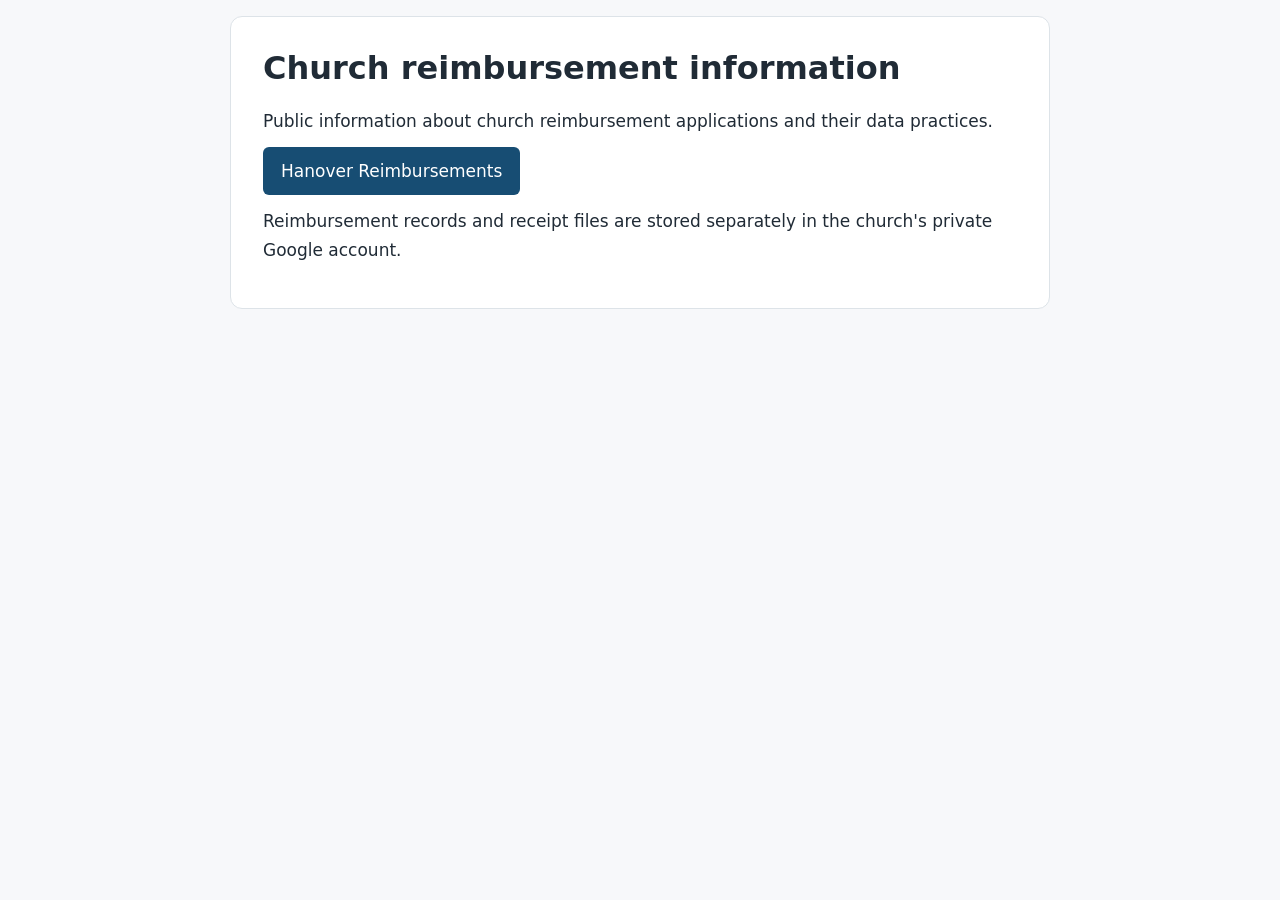
<file: index.html>
<!doctype html>
<html lang="en"><head><meta charset="utf-8"><meta name="viewport" content="width=device-width,initial-scale=1"><title>Church reimbursement information</title><link rel="stylesheet" href="hanover/style.css"><meta name="google-site-verification" content="B1GU3CeQ8dnI4N50bw0EKkMd7yAEL0c0dIN6fPTE6Jw">
</head><body><main><h1>Church reimbursement information</h1><p>Public information about church reimbursement applications and their data practices.</p><p><a class="button" href="hanover/index.html">Hanover Reimbursements</a></p><p>Reimbursement records and receipt files are stored separately in the church's private Google account.</p></main></body></html>
</file>
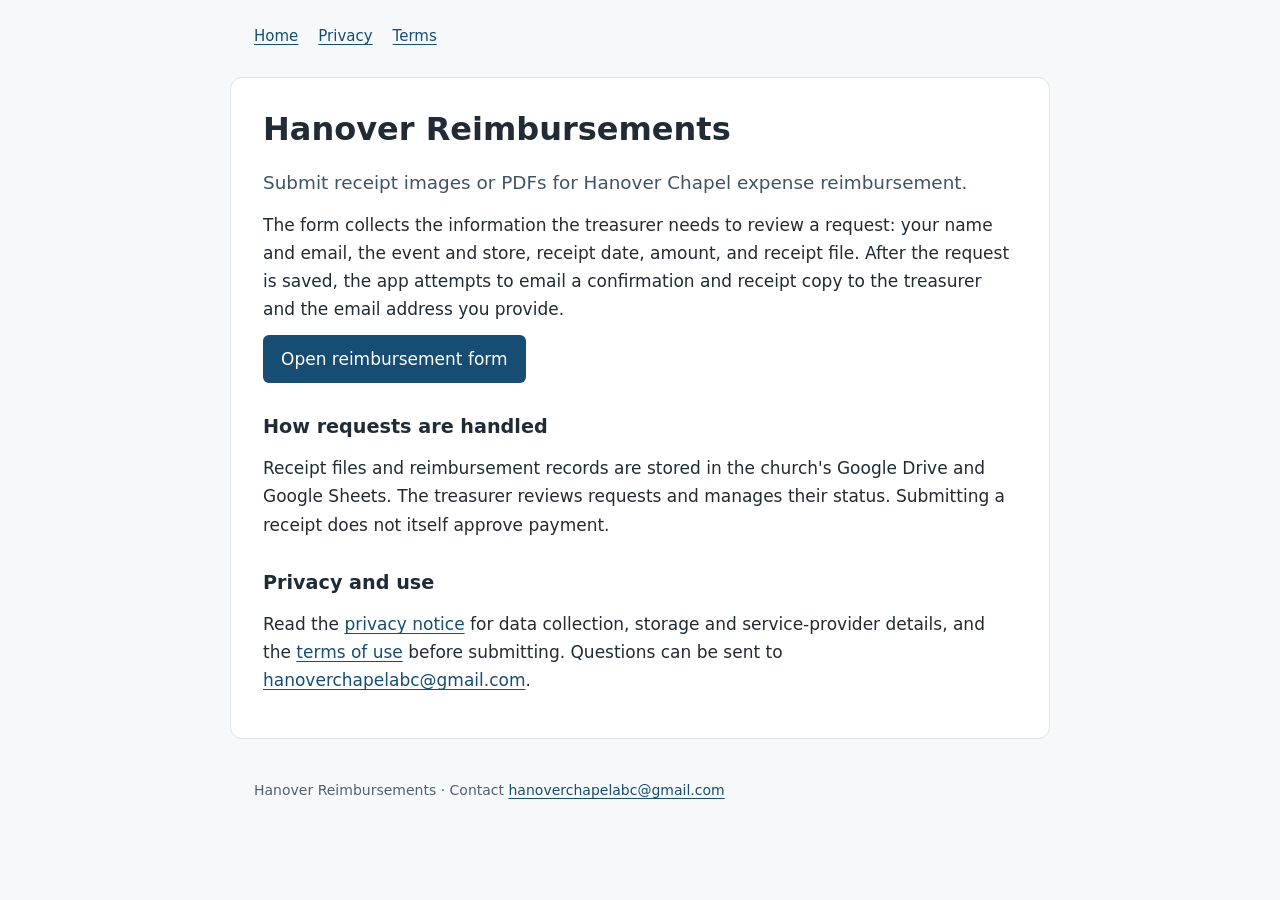
<file: hanover/index.html>
<!doctype html>
<html lang="en"><head><meta charset="utf-8"><meta name="viewport" content="width=device-width,initial-scale=1"><meta name="description" content="Information about Hanover Chapel reimbursement submissions and data handling."><title>Hanover Reimbursements — Hanover Reimbursements</title><link rel="stylesheet" href="style.css"></head><body><header><nav aria-label="Site"><a href="index.html">Home</a><a href="privacy.html">Privacy</a><a href="terms.html">Terms</a></nav></header><main><h1>Hanover Reimbursements</h1><p class="lead">Submit receipt images or PDFs for Hanover Chapel expense reimbursement.</p><p>The form collects the information the treasurer needs to review a request: your name and email, the event and store, receipt date, amount, and receipt file. After the request is saved, the app attempts to email a confirmation and receipt copy to the treasurer and the email address you provide.</p><p><a class="button" href="https://script.google.com/macros/s/AKfycbzcocHxohFV79GHbC2kWxOeixaY0zPj5-csEDC3i1L4iUa5Ea3SgnxR3pCVNHtN8mZHpw/exec">Open reimbursement form</a></p><h2>How requests are handled</h2><p>Receipt files and reimbursement records are stored in the church's Google Drive and Google Sheets. The treasurer reviews requests and manages their status. Submitting a receipt does not itself approve payment.</p><h2>Privacy and use</h2><p>Read the <a href="privacy.html">privacy notice</a> for data collection, storage and service-provider details, and the <a href="terms.html">terms of use</a> before submitting. Questions can be sent to <a href="mailto:hanoverchapelabc@gmail.com">hanoverchapelabc@gmail.com</a>.</p></main><footer>Hanover Reimbursements · Contact <a href="mailto:hanoverchapelabc@gmail.com">hanoverchapelabc@gmail.com</a></footer></body></html>
</file>
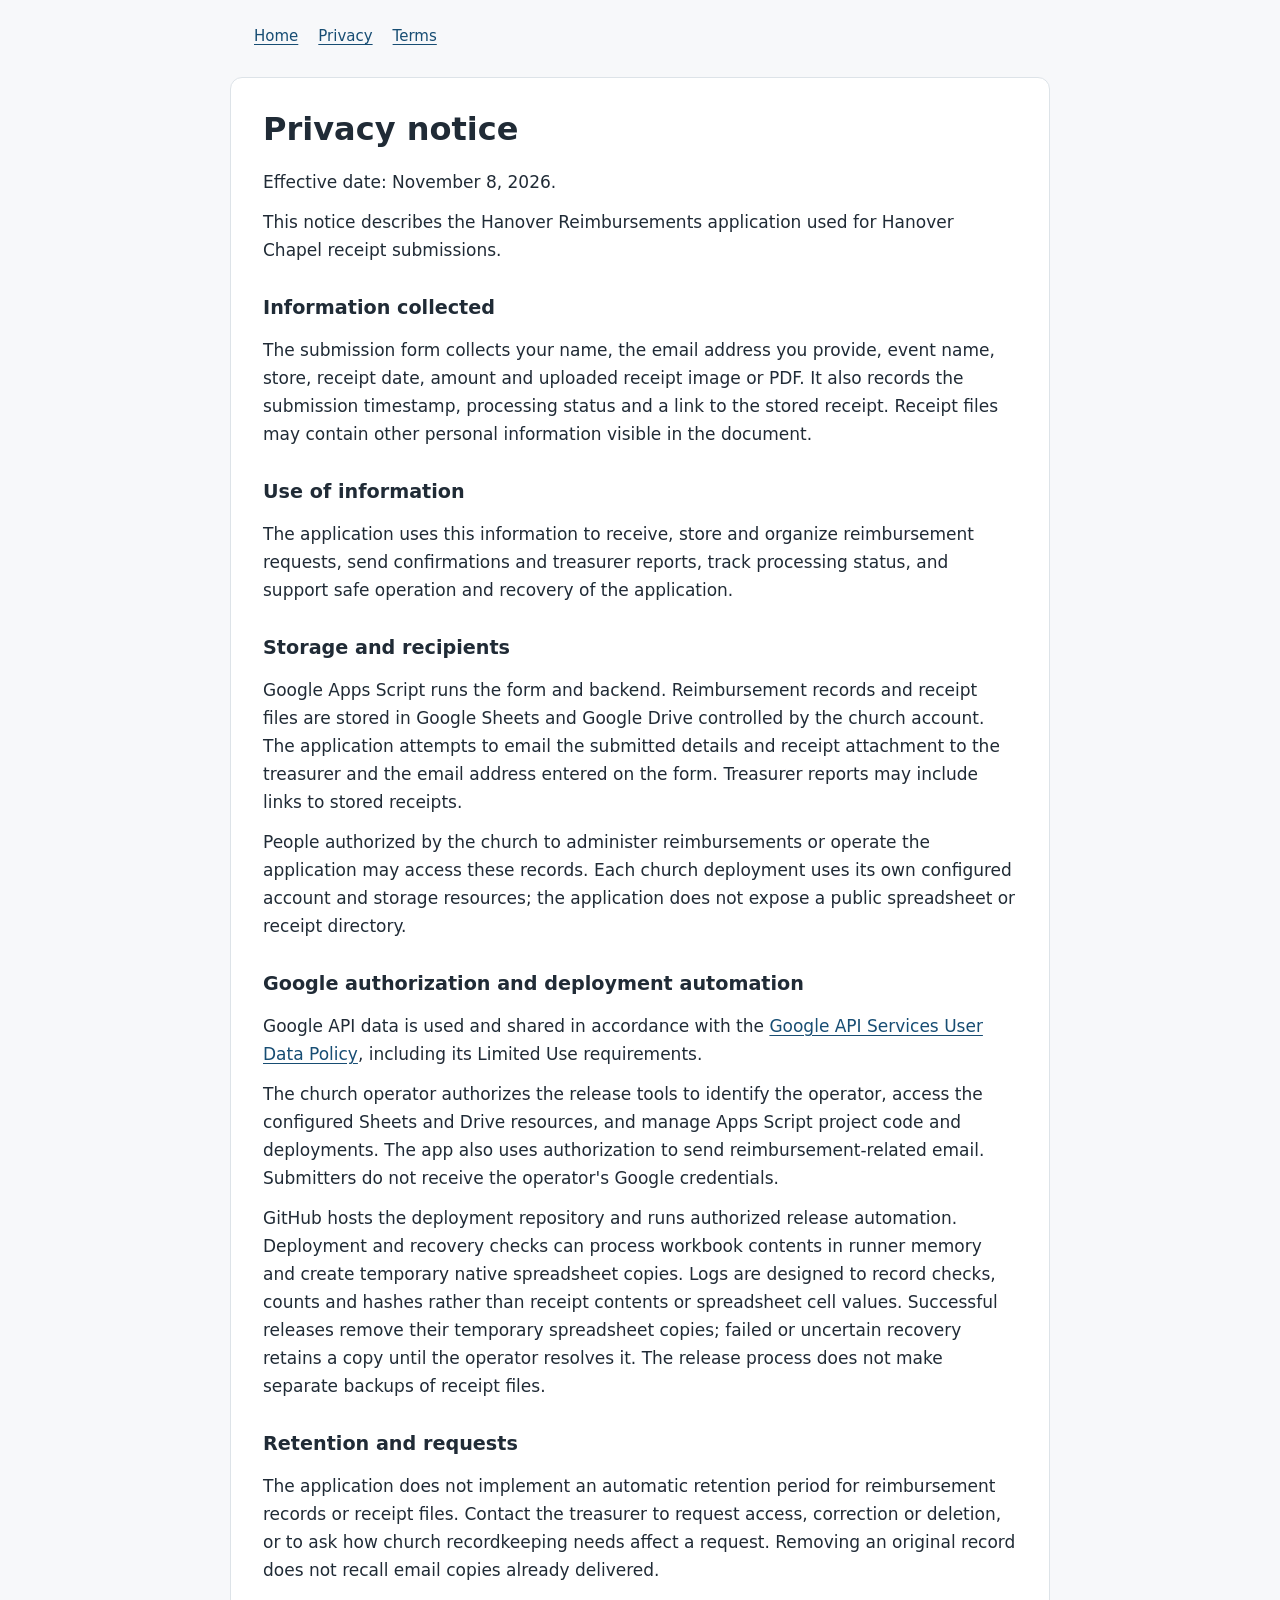
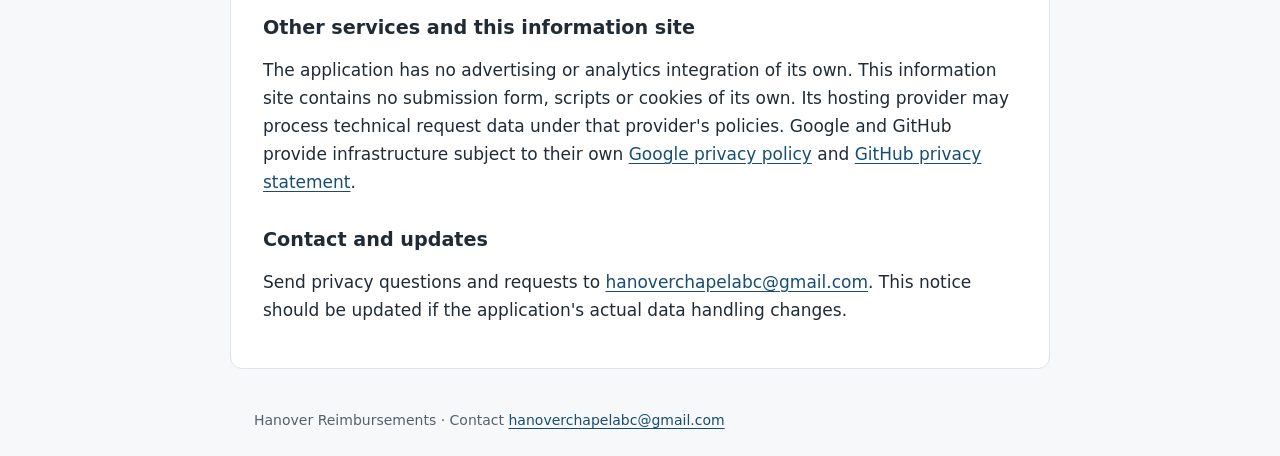
<file: hanover/privacy.html>
<!doctype html>
<html lang="en"><head><meta charset="utf-8"><meta name="viewport" content="width=device-width,initial-scale=1"><meta name="description" content="Information about Hanover Chapel reimbursement submissions and data handling."><title>Privacy notice — Hanover Reimbursements</title><link rel="stylesheet" href="style.css"></head><body><header><nav aria-label="Site"><a href="index.html">Home</a><a href="privacy.html">Privacy</a><a href="terms.html">Terms</a></nav></header><main><h1>Privacy notice</h1><p>Effective date: November 8, 2026.</p><p>This notice describes the Hanover Reimbursements application used for Hanover Chapel receipt submissions.</p><h2>Information collected</h2><p>The submission form collects your name, the email address you provide, event name, store, receipt date, amount and uploaded receipt image or PDF. It also records the submission timestamp, processing status and a link to the stored receipt. Receipt files may contain other personal information visible in the document.</p><h2>Use of information</h2><p>The application uses this information to receive, store and organize reimbursement requests, send confirmations and treasurer reports, track processing status, and support safe operation and recovery of the application.</p><h2>Storage and recipients</h2><p>Google Apps Script runs the form and backend. Reimbursement records and receipt files are stored in Google Sheets and Google Drive controlled by the church account. The application attempts to email the submitted details and receipt attachment to the treasurer and the email address entered on the form. Treasurer reports may include links to stored receipts.</p><p>People authorized by the church to administer reimbursements or operate the application may access these records. Each church deployment uses its own configured account and storage resources; the application does not expose a public spreadsheet or receipt directory.</p><h2>Google authorization and deployment automation</h2><p>Google API data is used and shared in accordance with the <a href="https://developers.google.com/terms/api-services-user-data-policy">Google API Services User Data Policy</a>, including its Limited Use requirements.</p><p>The church operator authorizes the release tools to identify the operator, access the configured Sheets and Drive resources, and manage Apps Script project code and deployments. The app also uses authorization to send reimbursement-related email. Submitters do not receive the operator's Google credentials.</p><p>GitHub hosts the deployment repository and runs authorized release automation. Deployment and recovery checks can process workbook contents in runner memory and create temporary native spreadsheet copies. Logs are designed to record checks, counts and hashes rather than receipt contents or spreadsheet cell values. Successful releases remove their temporary spreadsheet copies; failed or uncertain recovery retains a copy until the operator resolves it. The release process does not make separate backups of receipt files.</p><h2>Retention and requests</h2><p>The application does not implement an automatic retention period for reimbursement records or receipt files. Contact the treasurer to request access, correction or deletion, or to ask how church recordkeeping needs affect a request. Removing an original record does not recall email copies already delivered.</p><h2>Other services and this information site</h2><p>The application has no advertising or analytics integration of its own. This information site contains no submission form, scripts or cookies of its own. Its hosting provider may process technical request data under that provider's policies. Google and GitHub provide infrastructure subject to their own <a href="https://policies.google.com/privacy">Google privacy policy</a> and <a href="https://docs.github.com/en/site-policy/privacy-policies/github-general-privacy-statement">GitHub privacy statement</a>.</p><h2>Contact and updates</h2><p>Send privacy questions and requests to <a href="mailto:hanoverchapelabc@gmail.com">hanoverchapelabc@gmail.com</a>. This notice should be updated if the application's actual data handling changes.</p></main><footer>Hanover Reimbursements · Contact <a href="mailto:hanoverchapelabc@gmail.com">hanoverchapelabc@gmail.com</a></footer></body></html>
</file>
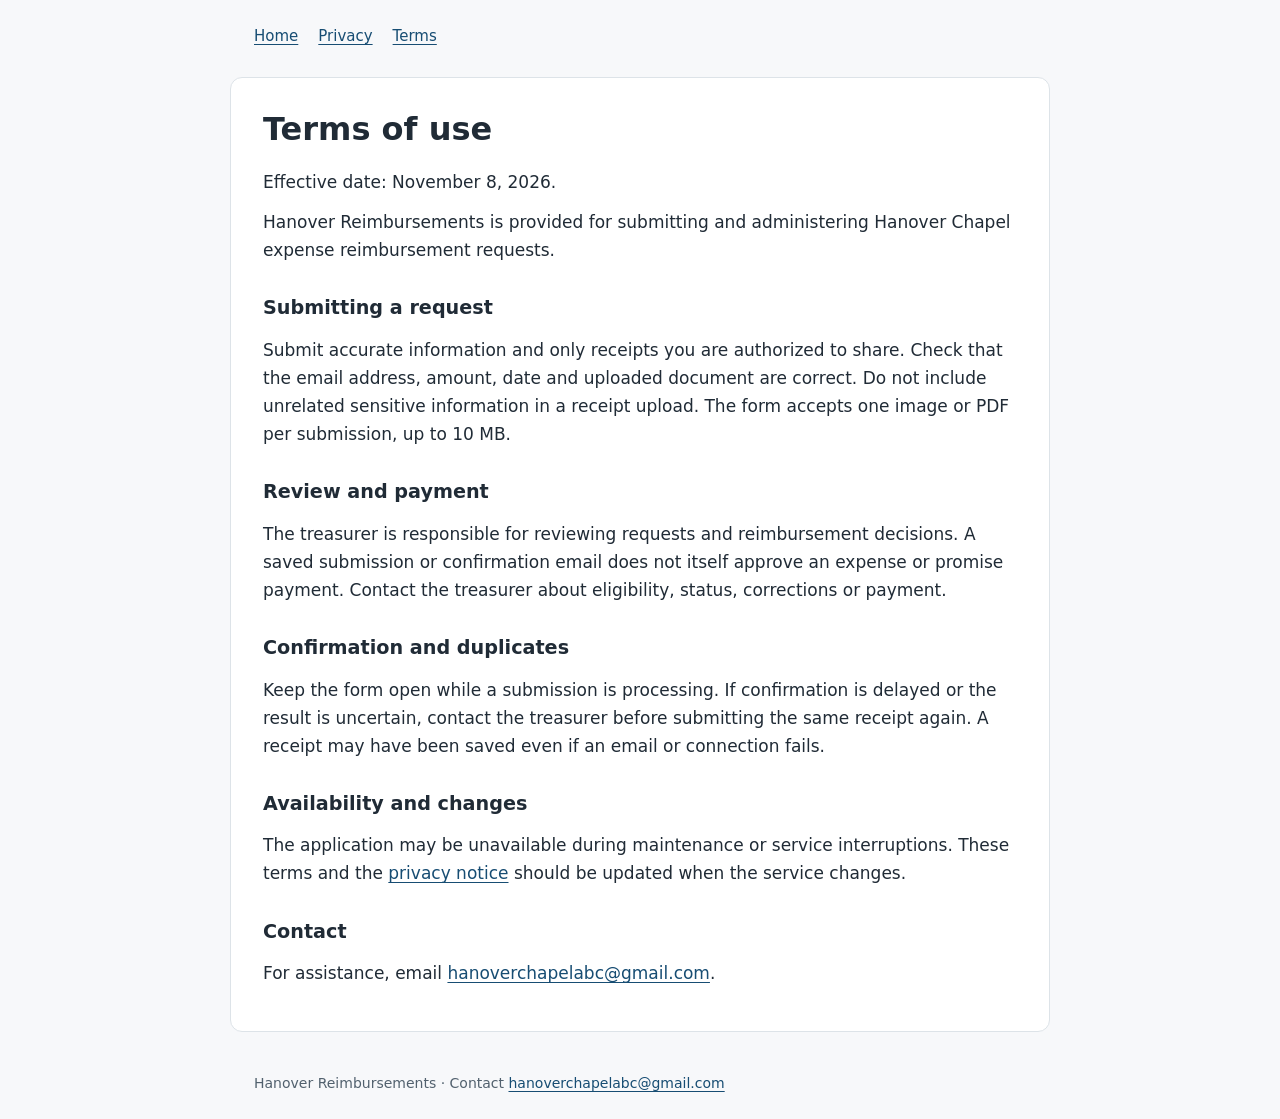
<file: hanover/terms.html>
<!doctype html>
<html lang="en"><head><meta charset="utf-8"><meta name="viewport" content="width=device-width,initial-scale=1"><meta name="description" content="Information about Hanover Chapel reimbursement submissions and data handling."><title>Terms of use — Hanover Reimbursements</title><link rel="stylesheet" href="style.css"></head><body><header><nav aria-label="Site"><a href="index.html">Home</a><a href="privacy.html">Privacy</a><a href="terms.html">Terms</a></nav></header><main><h1>Terms of use</h1><p>Effective date: November 8, 2026.</p><p>Hanover Reimbursements is provided for submitting and administering Hanover Chapel expense reimbursement requests.</p><h2>Submitting a request</h2><p>Submit accurate information and only receipts you are authorized to share. Check that the email address, amount, date and uploaded document are correct. Do not include unrelated sensitive information in a receipt upload. The form accepts one image or PDF per submission, up to 10 MB.</p><h2>Review and payment</h2><p>The treasurer is responsible for reviewing requests and reimbursement decisions. A saved submission or confirmation email does not itself approve an expense or promise payment. Contact the treasurer about eligibility, status, corrections or payment.</p><h2>Confirmation and duplicates</h2><p>Keep the form open while a submission is processing. If confirmation is delayed or the result is uncertain, contact the treasurer before submitting the same receipt again. A receipt may have been saved even if an email or connection fails.</p><h2>Availability and changes</h2><p>The application may be unavailable during maintenance or service interruptions. These terms and the <a href="privacy.html">privacy notice</a> should be updated when the service changes.</p><h2>Contact</h2><p>For assistance, email <a href="mailto:hanoverchapelabc@gmail.com">hanoverchapelabc@gmail.com</a>.</p></main><footer>Hanover Reimbursements · Contact <a href="mailto:hanoverchapelabc@gmail.com">hanoverchapelabc@gmail.com</a></footer></body></html>
</file>
<file: hanover/style.css>
*{box-sizing:border-box}body{margin:0;background:#f7f8fa;color:#202b36;font:17px/1.65 system-ui,-apple-system,BlinkMacSystemFont,"Segoe UI",sans-serif}header,main,footer{max-width:820px;margin:auto;padding:24px}header{padding-bottom:12px}nav{display:flex;flex-wrap:wrap;gap:20px;font-size:15px}a{color:#174d73;text-underline-offset:3px}main{background:#fff;border:1px solid #dde3e8;border-radius:12px;margin:16px auto;padding:32px}h1{font-size:2rem;line-height:1.2;margin:0 0 20px}h2{font-size:1.2rem;margin:28px 0 8px}p,ul{margin:12px 0}.lead{font-size:1.15rem;color:#405364}.button{display:inline-block;background:#174d73;color:white;padding:10px 18px;border-radius:6px;text-decoration:none}footer{font-size:14px;color:#52616e}li{margin:6px 0}@media(max-width:860px){main{margin:12px;border-radius:8px;padding:24px}header,footer{padding:20px}}
</file>
